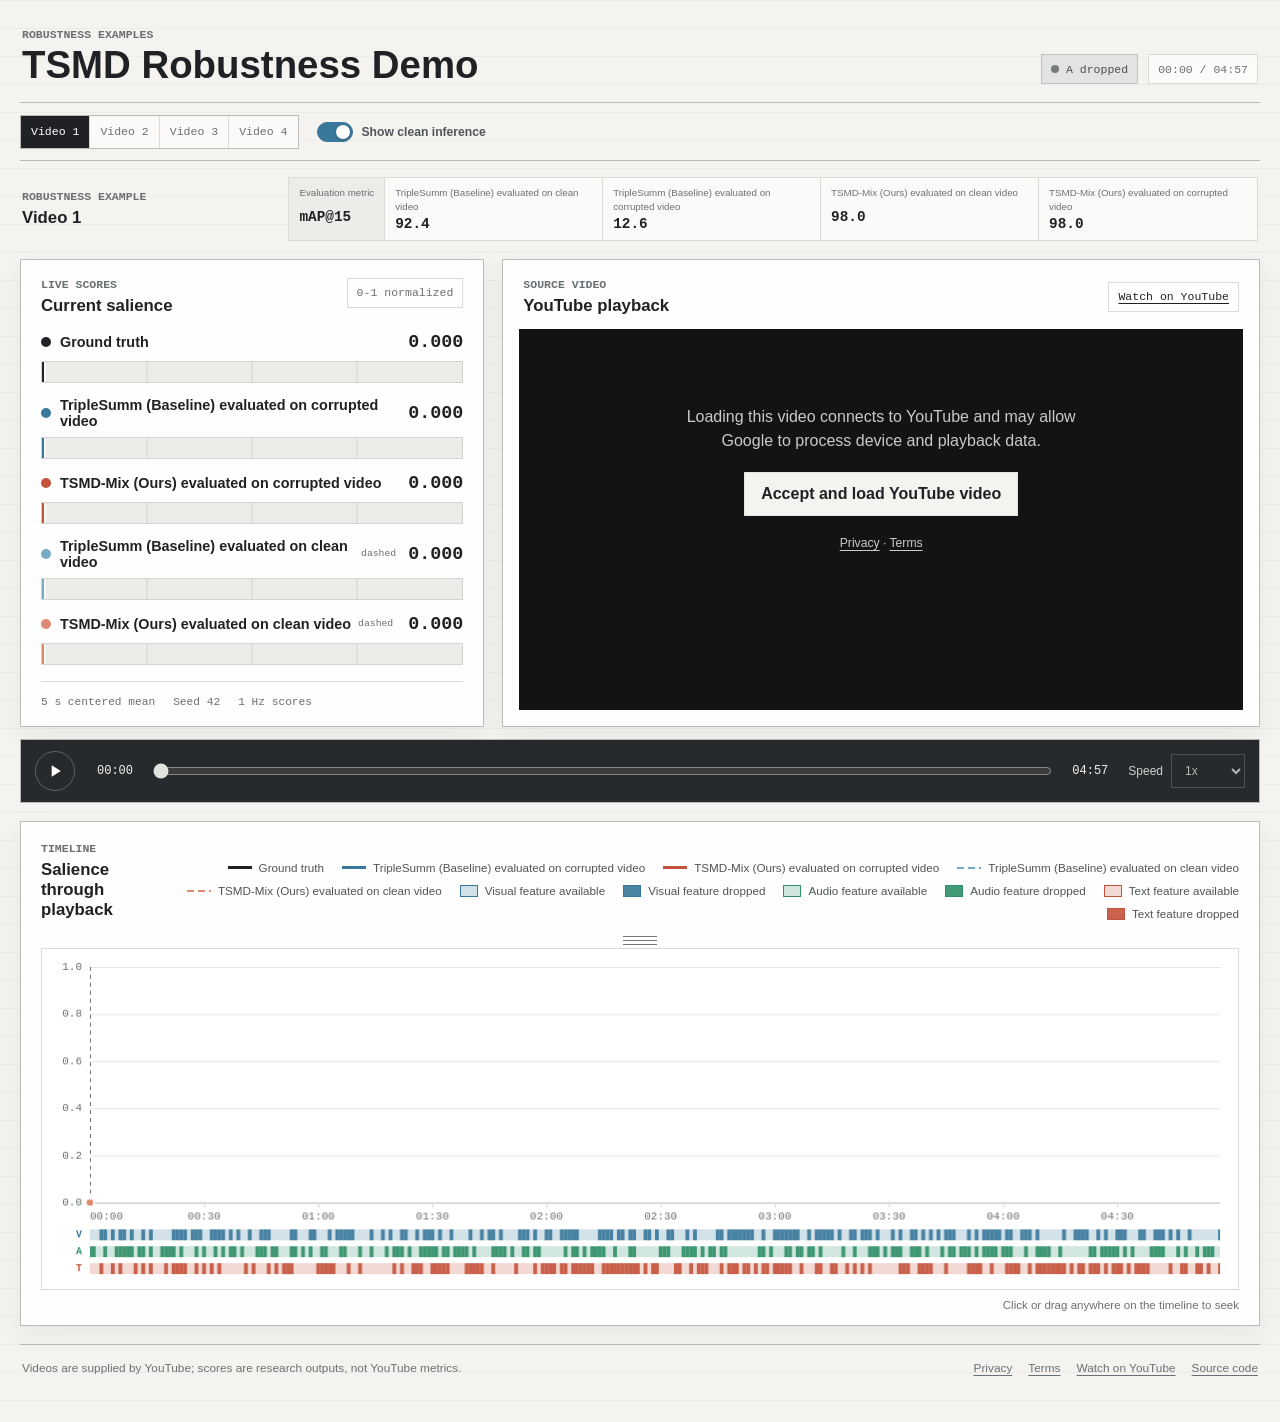
<file: demo/index.html>
<!doctype html>
<html lang="en">
<head>
  <meta charset="utf-8">
  <meta name="viewport" content="width=device-width, initial-scale=1">
  <meta name="description" content="Interactive TSMD robustness demos for multimodal video summarization">
  <title>TSMD Robustness Demo</title>
  <link rel="stylesheet" href="styles.css">
</head>
<body>
  <main class="app-shell" aria-labelledby="page-title">
    <header class="app-header">
      <div>
        <p class="eyebrow" id="page-eyebrow">Interactive evaluation</p>
        <h1 id="page-title">TSMD Robustness Demo</h1>
      </div>
      <div class="status-cluster">
        <span class="drop-status" id="drop-status" data-dropped="false">
          <span class="status-dot" aria-hidden="true"></span>
          <span id="drop-label">Frame retained</span>
        </span>
        <span class="time-chip" id="header-time">00:00 / --:--</span>
      </div>
    </header>

    <section class="demo-navigation" aria-label="Demo selection">
      <div class="tab-list" id="demo-tabs" role="tablist" aria-label="Choose a demo"></div>
      <div class="demo-options">
        <div class="video-picker" id="video-picker" role="group" aria-label="Choose a robustness example"></div>
        <label class="switch-control" id="clean-toggle-wrap" hidden>
          <input id="clean-toggle" type="checkbox" checked>
          <span class="switch-track" aria-hidden="true"><span></span></span>
          <span>Show clean inference</span>
        </label>
      </div>
    </section>

    <section class="demo-summary" aria-live="polite">
      <div>
        <p class="section-kicker" id="demo-kicker">Current example</p>
        <h2 id="demo-title">Loading demo</h2>
      </div>
      <p id="demo-description" hidden></p>
      <div class="metric-strip" id="metric-strip" hidden></div>
    </section>

    <section class="upper-grid" aria-label="Live salience and video">
      <section class="salience-panel" aria-labelledby="salience-title">
        <div class="section-heading">
          <div>
            <p class="section-kicker">Live scores</p>
            <h2 id="salience-title">Current salience</h2>
          </div>
          <span class="score-scale">0-1 normalized</span>
        </div>
        <div class="meters" id="meters"></div>
        <div class="reading-note">
          <span>5 s centered mean</span>
          <span>Seed 42</span>
          <span>1 Hz scores</span>
        </div>
      </section>

      <section class="video-panel" aria-labelledby="video-title">
        <div class="video-heading">
          <div>
            <p class="section-kicker">Source video</p>
            <h2 id="video-title">YouTube playback</h2>
          </div>
          <a class="video-id" id="video-source-link" href="#" target="_blank" rel="noopener noreferrer">Watch on YouTube</a>
        </div>
        <div class="video-stage" id="video-stage">
          <div class="consent-panel" id="consent-panel">
            <p>Loading this video connects to YouTube and may allow Google to process device and playback data.</p>
            <button class="consent-button" id="consent-button" type="button">Accept and load YouTube video</button>
            <p class="consent-links"><a href="privacy.html">Privacy</a> &middot; <a href="terms.html">Terms</a></p>
          </div>
          <div id="youtube-player" hidden></div>
        </div>
      </section>
    </section>

    <section class="transport" aria-label="Playback controls">
      <button class="icon-button play-button" id="play-button" type="button" aria-label="Play YouTube video" disabled>
        <svg class="icon icon-play" viewBox="0 0 24 24" aria-hidden="true"><path d="M8 5v14l11-7z"></path></svg>
        <svg class="icon icon-pause" viewBox="0 0 24 24" aria-hidden="true"><path d="M7 5h4v14H7zm6 0h4v14h-4z"></path></svg>
      </button>
      <span class="transport-time" id="current-time">00:00</span>
      <input class="seek-slider" id="seek-slider" type="range" min="0" max="1" value="0" step="0.01" aria-label="Seek video">
      <span class="transport-time" id="duration-time">--:--</span>
      <label class="speed-control" for="speed-select">
        <span>Speed</span>
        <select id="speed-select" aria-label="Playback speed" disabled><option value="1">1x</option></select>
      </label>
    </section>

    <section class="chart-panel" aria-labelledby="chart-title">
      <div class="chart-heading">
        <div>
          <p class="section-kicker">Timeline</p>
          <h2 id="chart-title">Salience through playback</h2>
        </div>
        <div class="legend" id="chart-legend" aria-label="Chart legend"></div>
      </div>
      <button class="chart-resize-handle" id="chart-resize-handle" type="button" aria-label="Resize timeline chart" title="Drag up or down to resize; double-click to reset"><span aria-hidden="true"></span></button>
      <div class="chart-wrap" id="chart-wrap">
        <canvas id="salience-chart" role="img" aria-label="Progressively revealed salience score curves and modality drop masks. Click or drag to seek the video."></canvas>
        <div class="chart-tooltip" id="chart-tooltip" hidden></div>
      </div>
      <div class="chart-hint">Click or drag anywhere on the timeline to seek</div>
    </section>

    <p class="error-banner" id="error-banner" role="alert" hidden></p>
    <footer class="site-footer">
      <span>Videos are supplied by YouTube; scores are research outputs, not YouTube metrics.</span>
      <nav aria-label="Legal and source links">
        <a href="privacy.html">Privacy</a>
        <a href="terms.html">Terms</a>
        <a id="footer-video-link" href="#" target="_blank" rel="noopener noreferrer">Watch on YouTube</a>
        <a href="https://github.com/boyuan-ch/TSMD" target="_blank" rel="noopener noreferrer">Source code</a>
      </nav>
    </footer>
  </main>
  <script src="app.js?v=13" defer></script>
</body>
</html>
</file>
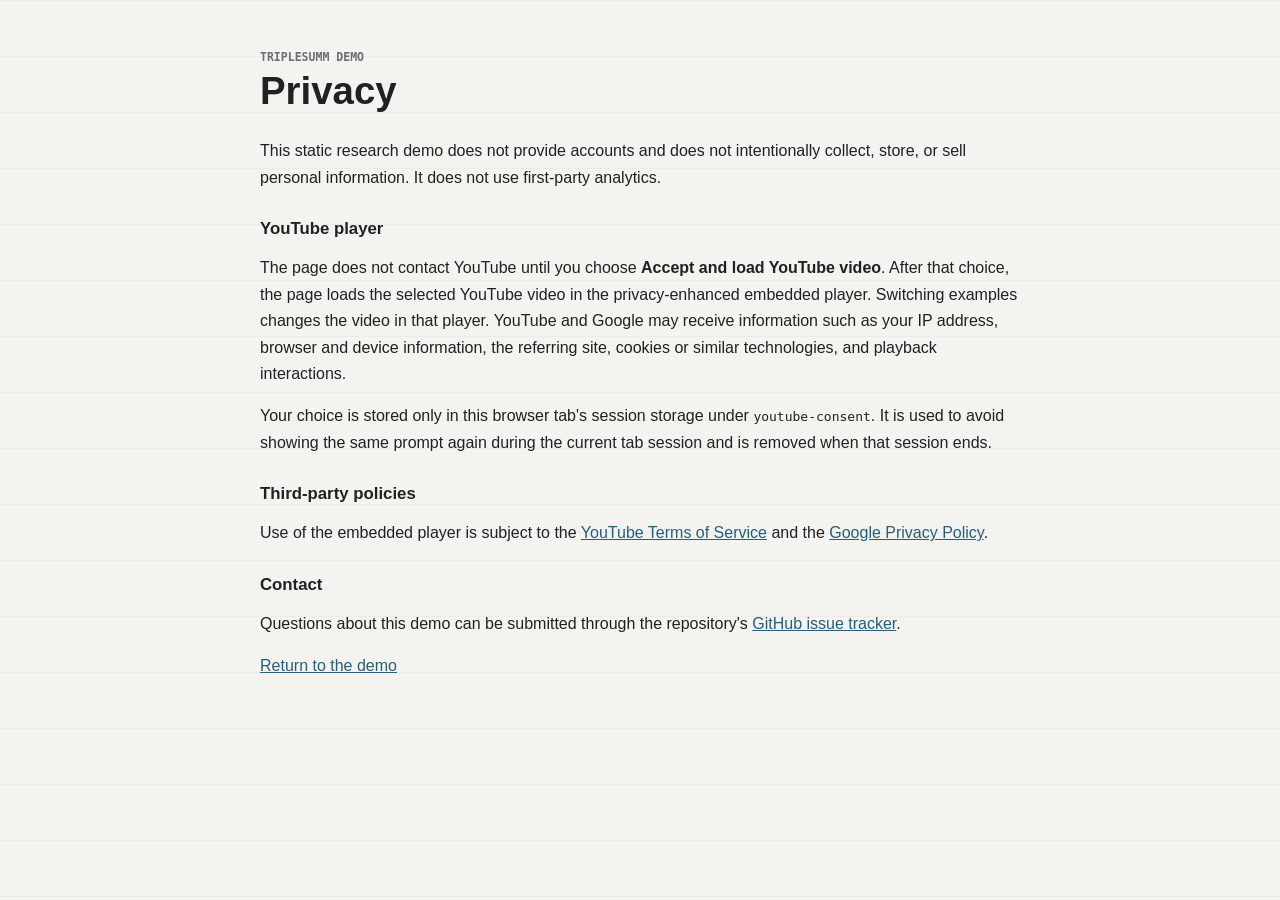
<file: demo/privacy.html>
<!doctype html>
<html lang="en">
<head>
  <meta charset="utf-8">
  <meta name="viewport" content="width=device-width, initial-scale=1">
  <meta name="description" content="Privacy notice for the TripleSumm interactive demo">
  <title>Privacy | TripleSumm Demo</title>
  <link rel="stylesheet" href="styles.css">
</head>
<body>
  <main class="legal-page">
    <p class="eyebrow">TripleSumm demo</p>
    <h1>Privacy</h1>

    <p>This static research demo does not provide accounts and does not intentionally collect, store, or sell personal information. It does not use first-party analytics.</p>

    <h2>YouTube player</h2>
    <p>The page does not contact YouTube until you choose <strong>Accept and load YouTube video</strong>. After that choice, the page loads the selected YouTube video in the privacy-enhanced embedded player. Switching examples changes the video in that player. YouTube and Google may receive information such as your IP address, browser and device information, the referring site, cookies or similar technologies, and playback interactions.</p>
    <p>Your choice is stored only in this browser tab's session storage under <code>youtube-consent</code>. It is used to avoid showing the same prompt again during the current tab session and is removed when that session ends.</p>

    <h2>Third-party policies</h2>
    <p>Use of the embedded player is subject to the <a href="https://www.youtube.com/t/terms" target="_blank" rel="noopener noreferrer">YouTube Terms of Service</a> and the <a href="https://policies.google.com/privacy" target="_blank" rel="noopener noreferrer">Google Privacy Policy</a>.</p>

    <h2>Contact</h2>
    <p>Questions about this demo can be submitted through the repository's <a href="https://github.com/boyuan-ch/TSMD/issues" target="_blank" rel="noopener noreferrer">GitHub issue tracker</a>.</p>

    <p><a href="index.html">Return to the demo</a></p>
  </main>
</body>
</html>
</file>
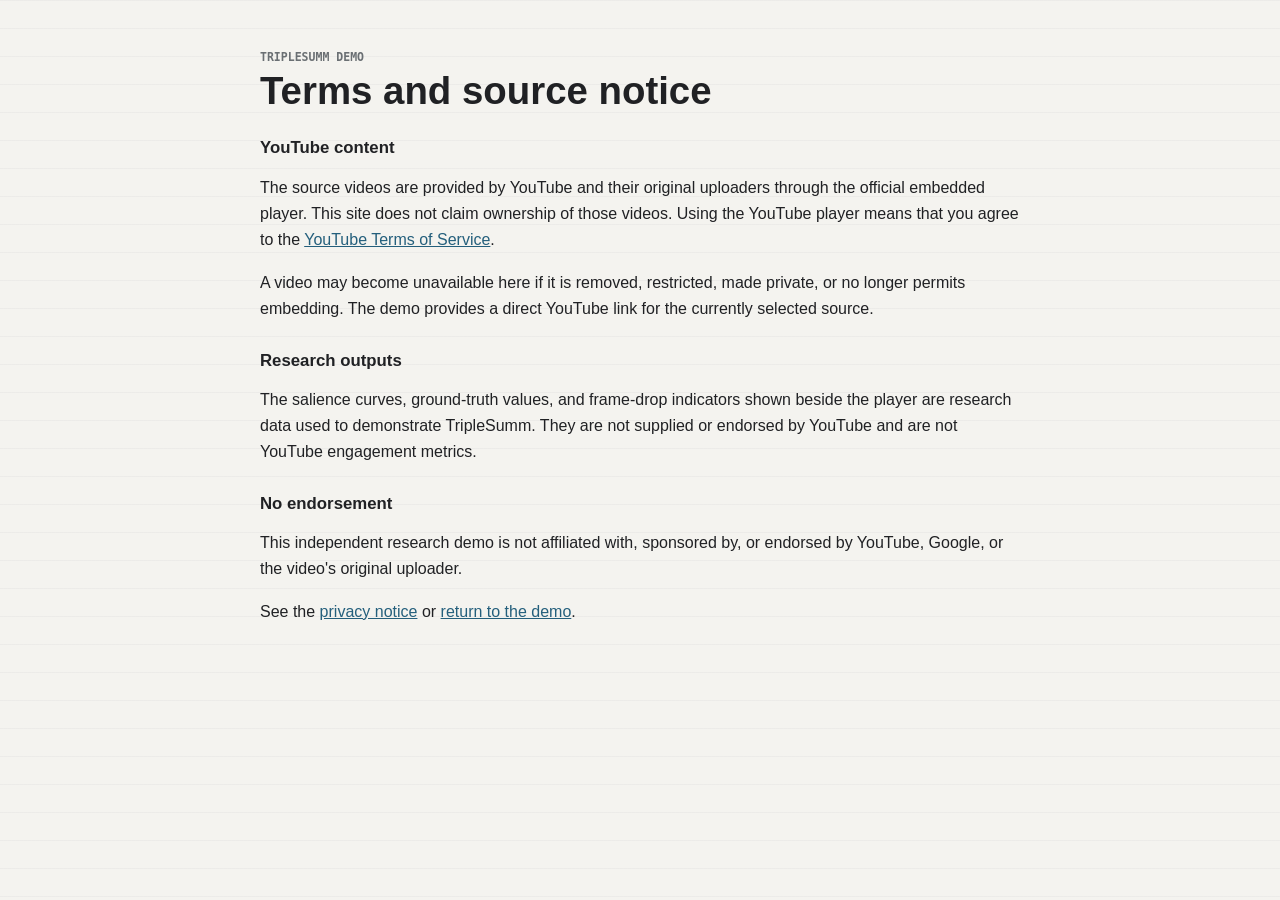
<file: demo/terms.html>
<!doctype html>
<html lang="en">
<head>
  <meta charset="utf-8">
  <meta name="viewport" content="width=device-width, initial-scale=1">
  <meta name="description" content="Terms and source notice for the TripleSumm interactive demo">
  <title>Terms | TripleSumm Demo</title>
  <link rel="stylesheet" href="styles.css">
</head>
<body>
  <main class="legal-page">
    <p class="eyebrow">TripleSumm demo</p>
    <h1>Terms and source notice</h1>

    <h2>YouTube content</h2>
    <p>The source videos are provided by YouTube and their original uploaders through the official embedded player. This site does not claim ownership of those videos. Using the YouTube player means that you agree to the <a href="https://www.youtube.com/t/terms" target="_blank" rel="noopener noreferrer">YouTube Terms of Service</a>.</p>
    <p>A video may become unavailable here if it is removed, restricted, made private, or no longer permits embedding. The demo provides a direct YouTube link for the currently selected source.</p>

    <h2>Research outputs</h2>
    <p>The salience curves, ground-truth values, and frame-drop indicators shown beside the player are research data used to demonstrate TripleSumm. They are not supplied or endorsed by YouTube and are not YouTube engagement metrics.</p>

    <h2>No endorsement</h2>
    <p>This independent research demo is not affiliated with, sponsored by, or endorsed by YouTube, Google, or the video's original uploader.</p>

    <p>See the <a href="privacy.html">privacy notice</a> or <a href="index.html">return to the demo</a>.</p>
  </main>
</body>
</html>
</file>
<file: demo/styles.css>
:root {
  --paper: #f4f3ef;
  --surface: #ffffff;
  --ink: #202124;
  --muted: #6a6f73;
  --line: #d9d9d5;
  --line-strong: #b9bbb8;
  --gt: #202124;
  --original: #39789b;
  --independent: #c5523a;
  --drop: #777b7e;
  --focus: #0c6f9c;
  color-scheme: light;
  font-family: "IBM Plex Sans", "Aptos", "Segoe UI", sans-serif;
}

* {
  box-sizing: border-box;
}

[hidden] {
  display: none !important;
}

html {
  background: var(--paper);
}

body {
  margin: 0;
  min-width: 320px;
  min-height: 100vh;
  color: var(--ink);
  background:
    linear-gradient(rgba(32, 33, 36, 0.035) 1px, transparent 1px),
    var(--paper);
  background-size: 100% 28px;
}

button,
input,
select {
  font: inherit;
}

button,
select,
input[type="range"],
.chart-wrap {
  -webkit-tap-highlight-color: transparent;
}

button:focus-visible,
select:focus-visible,
input:focus-visible,
.chart-wrap:focus-visible {
  outline: 3px solid color-mix(in srgb, var(--focus) 34%, transparent);
  outline-offset: 3px;
}

.demo-navigation {
  display: flex;
  align-items: center;
  justify-content: space-between;
  gap: 18px;
  min-height: 58px;
  border-bottom: 1px solid var(--line-strong);
}

.tab-list,
.video-picker,
.demo-options {
  display: flex;
  align-items: center;
}

.tab-list {
  align-self: stretch;
  gap: 22px;
}

.tab-button {
  position: relative;
  align-self: stretch;
  padding: 0 2px;
  border: 0;
  background: transparent;
  color: var(--muted);
  cursor: pointer;
  font-weight: 650;
}

.tab-button::after {
  position: absolute;
  right: 0;
  bottom: -1px;
  left: 0;
  height: 3px;
  background: transparent;
  content: "";
}

.tab-button[data-active="true"] {
  color: var(--ink);
}

.tab-button[data-active="true"]::after {
  background: var(--ink);
}

.demo-options {
  justify-content: flex-end;
  gap: 18px;
}

.video-picker {
  border: 1px solid var(--line-strong);
}

.video-button {
  min-width: 60px;
  min-height: 32px;
  padding: 5px 10px;
  border: 0;
  border-right: 1px solid var(--line);
  background: rgba(255, 255, 255, 0.65);
  color: var(--muted);
  cursor: pointer;
  font-family: "IBM Plex Mono", "Cascadia Mono", monospace;
  font-size: 0.72rem;
}

.video-button:last-child {
  border-right: 0;
}

.video-button[data-active="true"] {
  background: var(--ink);
  color: #fff;
}

.switch-control {
  display: inline-flex;
  align-items: center;
  gap: 9px;
  color: #4f5558;
  cursor: pointer;
  font-size: 0.76rem;
  font-weight: 600;
  white-space: nowrap;
}

.switch-control input {
  position: absolute;
  width: 1px;
  height: 1px;
  opacity: 0;
}

.switch-track {
  display: inline-flex;
  width: 36px;
  height: 20px;
  align-items: center;
  padding: 2px;
  border: 1px solid #9da1a2;
  border-radius: 10px;
  background: #d7d8d5;
  transition: background 120ms ease;
}

.switch-track span {
  width: 14px;
  height: 14px;
  border-radius: 50%;
  background: #fff;
  box-shadow: 0 1px 3px rgba(32, 33, 36, 0.25);
  transition: transform 120ms ease;
}

.switch-control input:checked + .switch-track {
  border-color: #39789b;
  background: #39789b;
}

.switch-control input:checked + .switch-track span {
  transform: translateX(16px);
}

.switch-control input:focus-visible + .switch-track {
  outline: 3px solid color-mix(in srgb, var(--focus) 34%, transparent);
  outline-offset: 2px;
}

.demo-summary {
  display: grid;
  grid-template-columns: minmax(140px, 0.25fr) minmax(0, 1fr);
  align-items: center;
  gap: 24px;
  padding: 16px 2px 0;
}

.demo-summary > p {
  margin: 0;
  color: var(--muted);
  font-size: 0.82rem;
  line-height: 1.5;
}

.metric-strip {
  display: grid;
  grid-template-columns: auto repeat(4, minmax(72px, 1fr));
  border: 1px solid var(--line);
  background: rgba(255, 255, 255, 0.65);
}

.metric-strip > span {
  display: grid;
  gap: 3px;
  min-width: 82px;
  padding: 8px 10px;
  border-right: 1px solid var(--line);
}

.metric-strip > span:last-child {
  border-right: 0;
}

.metric-definition {
  background: #ecece8;
}

.metric-strip small {
  color: var(--muted);
  font-size: 0.61rem;
  line-height: 1.35;
}

.metric-strip strong {
  font-family: "IBM Plex Mono", "Cascadia Mono", monospace;
  font-size: 0.9rem;
}

.app-shell {
  width: min(1520px, calc(100% - 40px));
  margin: 0 auto;
  padding: 28px 0 40px;
}

.app-header {
  min-height: 72px;
  display: flex;
  align-items: flex-end;
  justify-content: space-between;
  gap: 24px;
  padding: 0 2px 18px;
  border-bottom: 1px solid var(--line-strong);
}

.eyebrow,
.section-kicker {
  margin: 0 0 5px;
  color: var(--muted);
  font-family: "IBM Plex Mono", "Cascadia Mono", monospace;
  font-size: 0.72rem;
  font-weight: 600;
  letter-spacing: 0;
  text-transform: uppercase;
}

h1,
h2 {
  margin: 0;
  font-family: "IBM Plex Sans Condensed", "Aptos Display", sans-serif;
  letter-spacing: 0;
}

h1 {
  font-size: clamp(1.75rem, 3vw, 2.65rem);
  line-height: 1;
  font-weight: 650;
}

h2 {
  font-size: 1.05rem;
  line-height: 1.2;
  font-weight: 650;
}

.status-cluster {
  display: flex;
  align-items: center;
  gap: 10px;
  flex-wrap: wrap;
  justify-content: flex-end;
}

.drop-status,
.time-chip,
.score-scale,
.video-id {
  display: inline-flex;
  align-items: center;
  min-height: 30px;
  padding: 5px 9px;
  border: 1px solid var(--line);
  background: rgba(255, 255, 255, 0.72);
  color: var(--muted);
  font-family: "IBM Plex Mono", "Cascadia Mono", monospace;
  font-size: 0.72rem;
}

.status-dot {
  width: 8px;
  height: 8px;
  margin-right: 7px;
  background: #48a36d;
  border-radius: 50%;
}

.drop-status[data-dropped="true"] {
  color: #4b4f52;
  border-color: #bfc1c1;
  background: #e2e3e3;
}

.drop-status[data-dropped="true"] .status-dot {
  background: var(--drop);
}

.upper-grid {
  display: grid;
  grid-template-columns: minmax(340px, 0.76fr) minmax(520px, 1.24fr);
  gap: 18px;
  margin-top: 18px;
}

.salience-panel,
.video-panel,
.chart-panel {
  min-width: 0;
  border: 1px solid var(--line-strong);
  background: rgba(255, 255, 255, 0.92);
  box-shadow: 0 8px 24px rgba(32, 33, 36, 0.055);
}

.salience-panel,
.video-panel {
  min-height: 390px;
}

.salience-panel {
  display: flex;
  flex-direction: column;
  padding: 18px 20px;
}

.section-heading,
.video-heading,
.chart-heading {
  display: flex;
  align-items: flex-start;
  justify-content: space-between;
  gap: 18px;
}

.meters {
  display: grid;
  gap: 14px;
  margin: auto 0;
  padding: 16px 0;
}

.meter.is-clean .series-name::after {
  margin-left: 7px;
  color: var(--muted);
  content: "dashed";
  font-family: "IBM Plex Mono", "Cascadia Mono", monospace;
  font-size: 0.61rem;
  font-weight: 500;
}

.meter-copy {
  display: flex;
  align-items: baseline;
  justify-content: space-between;
  gap: 12px;
  margin-bottom: 8px;
}

.series-name {
  display: inline-flex;
  align-items: center;
  min-width: 0;
  font-size: 0.9rem;
  font-weight: 600;
}

.series-swatch {
  width: 10px;
  height: 10px;
  margin-right: 9px;
  border-radius: 50%;
  flex: none;
}

.swatch-gt,
.fill-gt,
.marker-gt {
  background: var(--gt);
}

.swatch-original,
.fill-original,
.marker-original {
  background: var(--original);
}

.swatch-independent,
.fill-independent,
.marker-independent {
  background: var(--independent);
}

.meter-value {
  font-family: "IBM Plex Mono", "Cascadia Mono", monospace;
  font-size: 1.15rem;
  font-variant-numeric: tabular-nums;
}

.meter-track {
  position: relative;
  height: 22px;
  overflow: hidden;
  border: 1px solid #d3d4d1;
  background:
    linear-gradient(90deg, transparent 24.7%, #d6d6d2 25%, transparent 25.3%, transparent 49.7%, #d6d6d2 50%, transparent 50.3%, transparent 74.7%, #d6d6d2 75%, transparent 75.3%),
    #ecece8;
}

.meter-fill {
  position: absolute;
  inset: 0 auto 0 0;
  width: 0%;
  opacity: 0.86;
  transition: width 80ms linear;
}

.meter-marker {
  position: absolute;
  top: -3px;
  bottom: -3px;
  left: 0%;
  width: 3px;
  transform: translateX(-1px);
  box-shadow: 0 0 0 2px rgba(255, 255, 255, 0.7);
  transition: left 80ms linear;
}

.reading-note {
  display: flex;
  flex-wrap: wrap;
  gap: 8px 18px;
  padding-top: 14px;
  border-top: 1px solid var(--line);
  color: var(--muted);
  font-family: "IBM Plex Mono", "Cascadia Mono", monospace;
  font-size: 0.7rem;
}

.video-panel {
  display: flex;
  flex-direction: column;
  padding: 16px;
}

.video-heading {
  align-items: center;
  padding: 2px 4px 13px;
}

.video-stage {
  position: relative;
  flex: 1;
  min-height: 300px;
  overflow: hidden;
  background: #111314;
}

#youtube-player,
#youtube-player iframe {
  display: block;
  width: 100%;
  height: 100%;
  min-height: 300px;
  border: 0;
  background: #111314;
}

.consent-panel {
  display: grid;
  min-height: 300px;
  place-items: center;
  align-content: center;
  gap: 18px;
  padding: 32px;
  background: #111314;
  color: #e7e7e4;
  text-align: center;
}

.consent-panel p {
  max-width: 48ch;
  margin: 0;
  color: #c8cbc8;
  line-height: 1.55;
}

.consent-button {
  min-height: 44px;
  padding: 10px 16px;
  border: 1px solid #e4e5df;
  background: #f4f3ef;
  color: #202124;
  cursor: pointer;
  font-weight: 650;
}

.consent-button:hover {
  background: #ffffff;
}

.consent-button:disabled {
  cursor: wait;
  opacity: 0.65;
}

.consent-links {
  font-size: 0.76rem;
}

.consent-links a,
.site-footer a,
.video-id {
  color: inherit;
  text-underline-offset: 3px;
}

.transport {
  display: grid;
  grid-template-columns: 42px 52px minmax(150px, 1fr) 52px auto;
  align-items: center;
  gap: 12px;
  min-height: 64px;
  margin-top: 12px;
  padding: 10px 14px;
  border: 1px solid var(--line-strong);
  background: #272a2c;
  color: #f4f3ef;
}

.icon-button {
  display: inline-grid;
  width: 40px;
  height: 40px;
  place-items: center;
  border: 1px solid #5e6265;
  border-radius: 50%;
  color: #fff;
  background: transparent;
  cursor: pointer;
}

.icon-button:hover {
  background: #3a3e40;
}

.icon {
  width: 20px;
  height: 20px;
  fill: currentColor;
}

.icon-pause,
.play-button.is-playing .icon-play {
  display: none;
}

.play-button.is-playing .icon-pause {
  display: block;
}

.transport-time {
  font-family: "IBM Plex Mono", "Cascadia Mono", monospace;
  font-size: 0.75rem;
  font-variant-numeric: tabular-nums;
  text-align: center;
}

.seek-slider {
  width: 100%;
  height: 20px;
  margin: 0;
  accent-color: #e1e3df;
  cursor: pointer;
}

.speed-control {
  display: flex;
  align-items: center;
  gap: 8px;
  color: #cfd1ce;
  font-size: 0.75rem;
}

.speed-control select {
  min-width: 74px;
  height: 34px;
  padding: 0 24px 0 9px;
  border: 1px solid #5e6265;
  color: #f4f3ef;
  background: #272a2c;
  cursor: pointer;
}

.chart-panel {
  margin-top: 18px;
  padding: 20px 20px 14px;
}

.chart-heading {
  align-items: flex-end;
  margin-bottom: 12px;
}

.legend {
  display: flex;
  align-items: center;
  justify-content: flex-end;
  gap: 10px 18px;
  flex-wrap: wrap;
  color: #505558;
  font-size: 0.73rem;
}

.legend span {
  display: inline-flex;
  align-items: center;
  white-space: nowrap;
}

.legend-line {
  width: 24px;
  height: 3px;
  margin-right: 7px;
  background: var(--series-color);
}

.legend-line.is-dashed {
  height: 2px;
  background: repeating-linear-gradient(90deg, var(--series-color) 0 7px, transparent 7px 11px);
}

.legend-gt {
  background: var(--gt);
}

.legend-original {
  background: var(--original);
}

.legend-independent {
  background: var(--independent);
}

.legend-feature {
  width: 18px;
  height: 12px;
  margin-right: 7px;
  border: 1px solid var(--feature-color);
}

.legend-feature.is-available {
  background: color-mix(in srgb, var(--feature-color) 22%, transparent);
}

.legend-feature.is-dropped {
  background: color-mix(in srgb, var(--feature-color) 90%, transparent);
}

.chart-resize-handle {
  display: grid;
  place-items: center;
  width: 100%;
  height: 16px;
  padding: 0;
  border: 0;
  color: #74797c;
  background: transparent;
  cursor: ns-resize;
  touch-action: none;
}

.chart-resize-handle span,
.chart-resize-handle span::before,
.chart-resize-handle span::after {
  display: block;
  width: 34px;
  height: 1px;
  background: currentColor;
}

.chart-resize-handle span {
  position: relative;
}

.chart-resize-handle span::before,
.chart-resize-handle span::after {
  position: absolute;
  left: 0;
  content: "";
}

.chart-resize-handle span::before {
  top: -4px;
}

.chart-resize-handle span::after {
  top: 4px;
}

.chart-resize-handle:hover,
.chart-resize-handle:focus-visible,
.chart-resize-handle.is-resizing {
  color: #25282a;
  outline: none;
}

.chart-wrap {
  position: relative;
  width: 100%;
  height: var(--chart-height, clamp(280px, 38vh, 430px));
  min-height: 220px;
  overflow: hidden;
  border: 1px solid var(--line);
  background: #fff;
  cursor: crosshair;
  touch-action: none;
}

#salience-chart {
  display: block;
  width: 100%;
  height: 100%;
}

.chart-tooltip {
  position: absolute;
  z-index: 3;
  min-width: 92px;
  padding: 7px 9px;
  border: 1px solid #b9bbb8;
  background: rgba(255, 255, 255, 0.96);
  box-shadow: 0 5px 16px rgba(32, 33, 36, 0.13);
  color: var(--ink);
  font-family: "IBM Plex Mono", "Cascadia Mono", monospace;
  font-size: 0.68rem;
  line-height: 1.5;
  pointer-events: none;
}

.chart-hint {
  margin-top: 9px;
  color: var(--muted);
  font-size: 0.72rem;
  text-align: right;
}

.error-banner {
  margin: 14px 0 0;
  padding: 11px 13px;
  border: 1px solid #c98374;
  background: #fff1ed;
  color: #7b2f20;
  font-size: 0.82rem;
}

.site-footer {
  display: flex;
  align-items: flex-start;
  justify-content: space-between;
  gap: 20px;
  margin-top: 18px;
  padding: 15px 2px 0;
  border-top: 1px solid var(--line-strong);
  color: var(--muted);
  font-size: 0.74rem;
  line-height: 1.5;
}

.site-footer nav {
  display: flex;
  justify-content: flex-end;
  gap: 8px 16px;
  flex-wrap: wrap;
}

.legal-page {
  width: min(760px, calc(100% - 32px));
  margin: 0 auto;
  padding: 48px 0 64px;
}

.legal-page h1 {
  margin-bottom: 28px;
}

.legal-page h2 {
  margin: 28px 0 8px;
}

.legal-page p,
.legal-page li {
  line-height: 1.65;
}

.legal-page a {
  color: #245f7c;
}

@media (max-width: 980px) {
  .app-shell {
    width: min(100% - 24px, 820px);
    padding-top: 20px;
  }

  .upper-grid {
    grid-template-columns: 1fr;
  }

  .demo-navigation,
  .demo-summary {
    align-items: flex-start;
    flex-direction: column;
  }

  .demo-navigation {
    padding: 12px 0;
  }

  .tab-list {
    min-height: 42px;
    align-self: auto;
  }

  .demo-summary {
    display: flex;
    gap: 8px;
  }

  .metric-strip {
    width: 100%;
    grid-template-columns: repeat(4, minmax(0, 1fr));
  }

  .metric-definition {
    grid-column: 1 / -1;
    border-right: 0 !important;
    border-bottom: 1px solid var(--line);
  }

  .salience-panel,
  .video-panel {
    min-height: auto;
  }

  .meters {
    margin: 20px 0;
  }

  .video-stage,
  #youtube-player,
  #youtube-player iframe,
  .consent-panel {
    min-height: 260px;
  }

  .chart-heading {
    align-items: flex-start;
    flex-direction: column;
  }

  .legend {
    justify-content: flex-start;
  }
}

@media (max-width: 640px) {
  .app-shell {
    width: 100%;
    padding: 14px 10px 24px;
  }

  .app-header {
    align-items: flex-start;
    flex-direction: column;
    gap: 14px;
  }

  .status-cluster {
    justify-content: flex-start;
  }

  .demo-options {
    width: 100%;
    align-items: flex-start;
    flex-direction: column;
  }

  .video-picker {
    width: 100%;
  }

  .video-button {
    flex: 1;
    min-width: 0;
  }

  .metric-strip {
    grid-template-columns: repeat(2, 1fr);
  }

  .metric-value:nth-of-type(odd) {
    border-right: 0;
  }

  .metric-value:nth-of-type(2),
  .metric-value:nth-of-type(3) {
    border-bottom: 1px solid var(--line);
  }

  .salience-panel,
  .video-panel,
  .chart-panel {
    box-shadow: none;
  }

  .salience-panel {
    padding: 16px;
  }

  .video-panel {
    padding: 10px;
  }

  .video-heading {
    align-items: flex-start;
  }

  .video-stage,
  #youtube-player,
  #youtube-player iframe,
  .consent-panel {
    min-height: 210px;
  }

  .transport {
    grid-template-columns: 42px 1fr auto;
    gap: 8px 10px;
  }

  .transport-time {
    display: none;
  }

  .speed-control span {
    display: none;
  }

  .chart-panel {
    padding: 16px 10px 12px;
  }

  .chart-wrap {
    height: var(--chart-height, 310px);
  }

  .legend {
    gap: 8px 12px;
  }

  .site-footer {
    flex-direction: column;
  }

  .site-footer nav {
    justify-content: flex-start;
  }
}

@media (prefers-reduced-motion: reduce) {
  .meter-fill,
  .meter-marker {
    transition: none;
  }
}
</file>
